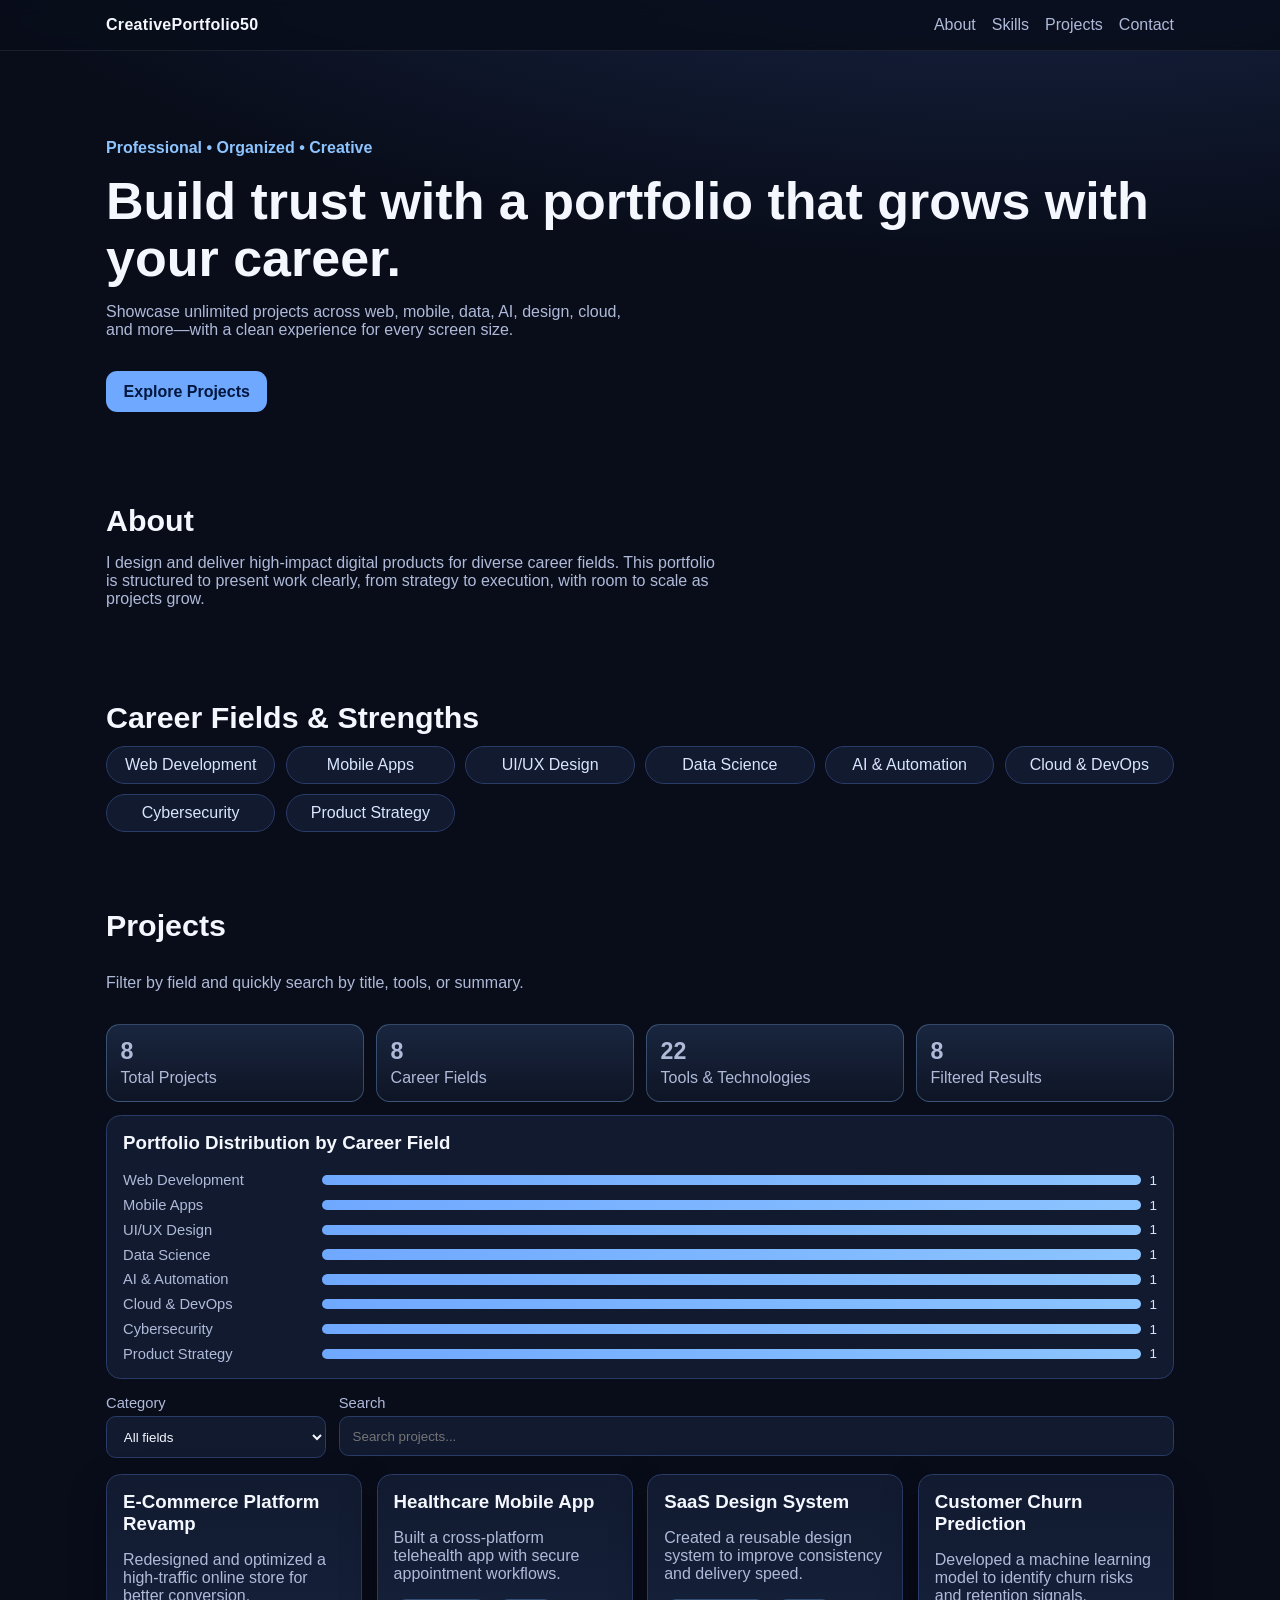
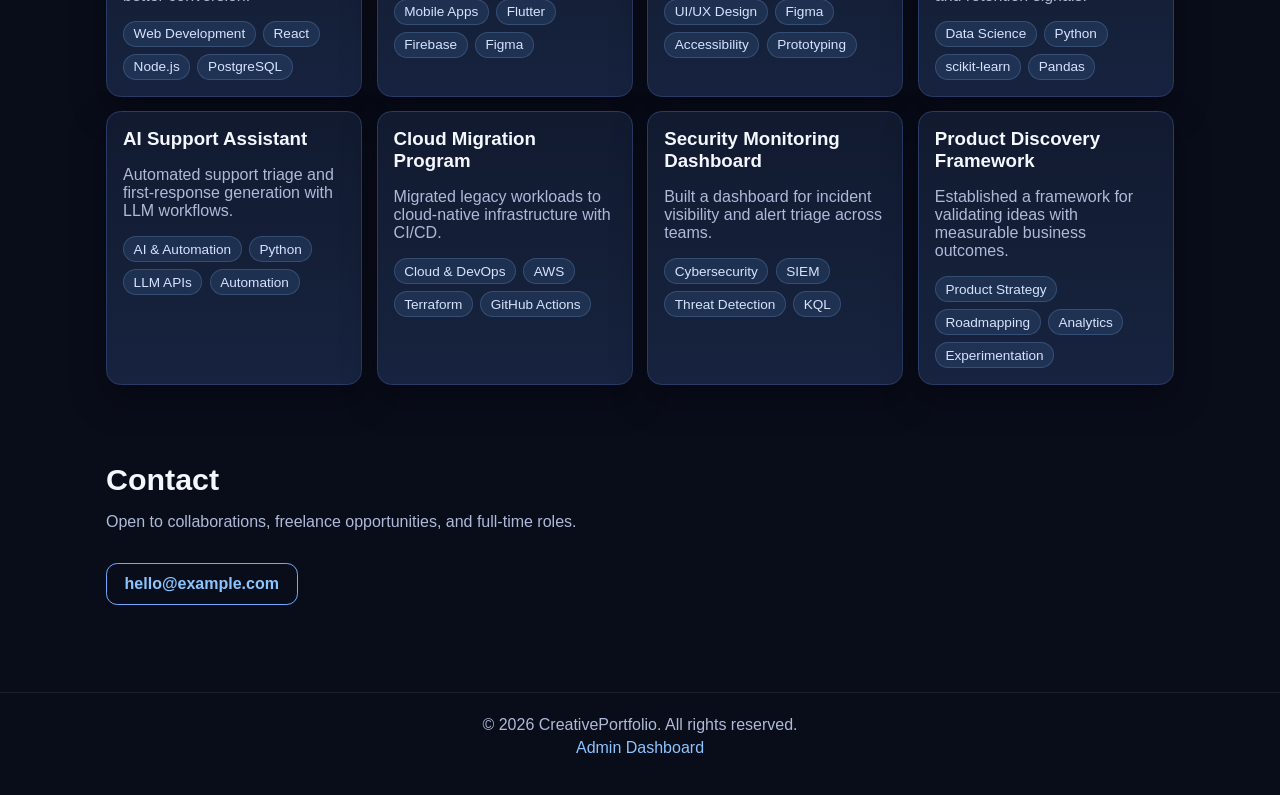
<file: index.html>
<!DOCTYPE html>
<html lang="en">
  <head>
    <meta charset="UTF-8" />
    <meta name="viewport" content="width=device-width, initial-scale=1.0" />
    <title>Creative Professional Portfolio</title>
	<!-- SEO Meta Tags -->
		<meta name="description" content="A responsive and professional creative portfolio website showcasing projects across multiple career fields." />
		<meta name="keywords" content="Frontend Developer, bomaTomaHomaLoma50, Web Development" />
		<meta name="author" content="Mostafa Khamis" />
    <link rel="stylesheet" href="./styles.css" />
  </head>
  <body>
    <header class="site-header">
      <nav class="nav">
        <a class="brand" href="#home">CreativePortfolio50</a>
        <ul class="nav-links">
          <li><a href="#about">About</a></li>
          <li><a href="#skills">Skills</a></li>
          <li><a href="#projects">Projects</a></li>
          <li><a href="#contact">Contact</a></li>
        </ul>
      </nav>
    </header>

    <main id="home">
      <section class="hero">
        <p class="eyebrow">Professional • Organized • Creative</p>
        <h1>Build trust with a portfolio that grows with your career.</h1>
        <p class="hero-text">
          Showcase unlimited projects across web, mobile, data, AI, design,
          cloud, and more—with a clean experience for every screen size.
        </p>
        <a class="button" href="#projects">Explore Projects</a>
      </section>

      <section id="about" class="section">
        <h2>About</h2>
        <p>
          I design and deliver high-impact digital products for diverse career
          fields. This portfolio is structured to present work clearly, from
          strategy to execution, with room to scale as projects grow.
        </p>
      </section>

      <section id="skills" class="section">
        <h2>Career Fields & Strengths</h2>
        <div class="chip-grid">
          <span class="chip">Web Development</span>
          <span class="chip">Mobile Apps</span>
          <span class="chip">UI/UX Design</span>
          <span class="chip">Data Science</span>
          <span class="chip">AI & Automation</span>
          <span class="chip">Cloud & DevOps</span>
          <span class="chip">Cybersecurity</span>
          <span class="chip">Product Strategy</span>
        </div>
      </section>

      <section id="projects" class="section">
        <div class="section-head">
          <h2>Projects</h2>
          <p>Filter by field and quickly search by title, tools, or summary.</p>
        </div>

        <div class="insights-grid" id="insightsGrid" aria-live="polite"></div>
        <div class="category-chart-wrap">
          <h3>Portfolio Distribution by Career Field</h3>
          <div id="categoryChart" class="category-chart"></div>
        </div>

        <div class="controls">
          <label class="control">
            <span>Category</span>
            <select id="categoryFilter" aria-label="Filter projects by category">
              <option value="all">All fields</option>
            </select>
          </label>
          <label class="control">
            <span>Search</span>
            <input
              id="searchInput"
              type="search"
              placeholder="Search projects..."
              aria-label="Search projects"
            />
          </label>
        </div>

        <div id="projectsGrid" class="projects-grid" aria-live="polite"></div>
        <p id="emptyState" class="empty-state" hidden>
          No projects match your filter. Try another category or search term.
        </p>
      </section>

      <section id="contact" class="section contact">
        <h2>Contact</h2>
        <p>
          Open to collaborations, freelance opportunities, and full-time roles.
        </p>
        <a class="button button-secondary" href="mailto:hello@example.com"
          >hello@example.com</a
        >
      </section>
    </main>

    <footer class="site-footer">
      <p>© <span id="year"></span> CreativePortfolio. All rights reserved.</p>
      <p><a class="admin-link" href="./admin.html">Admin Dashboard</a></p>
    </footer>

    <script src="./data.js"></script>
    <script src="./script.js"></script>
  </body>
</html>
</file>
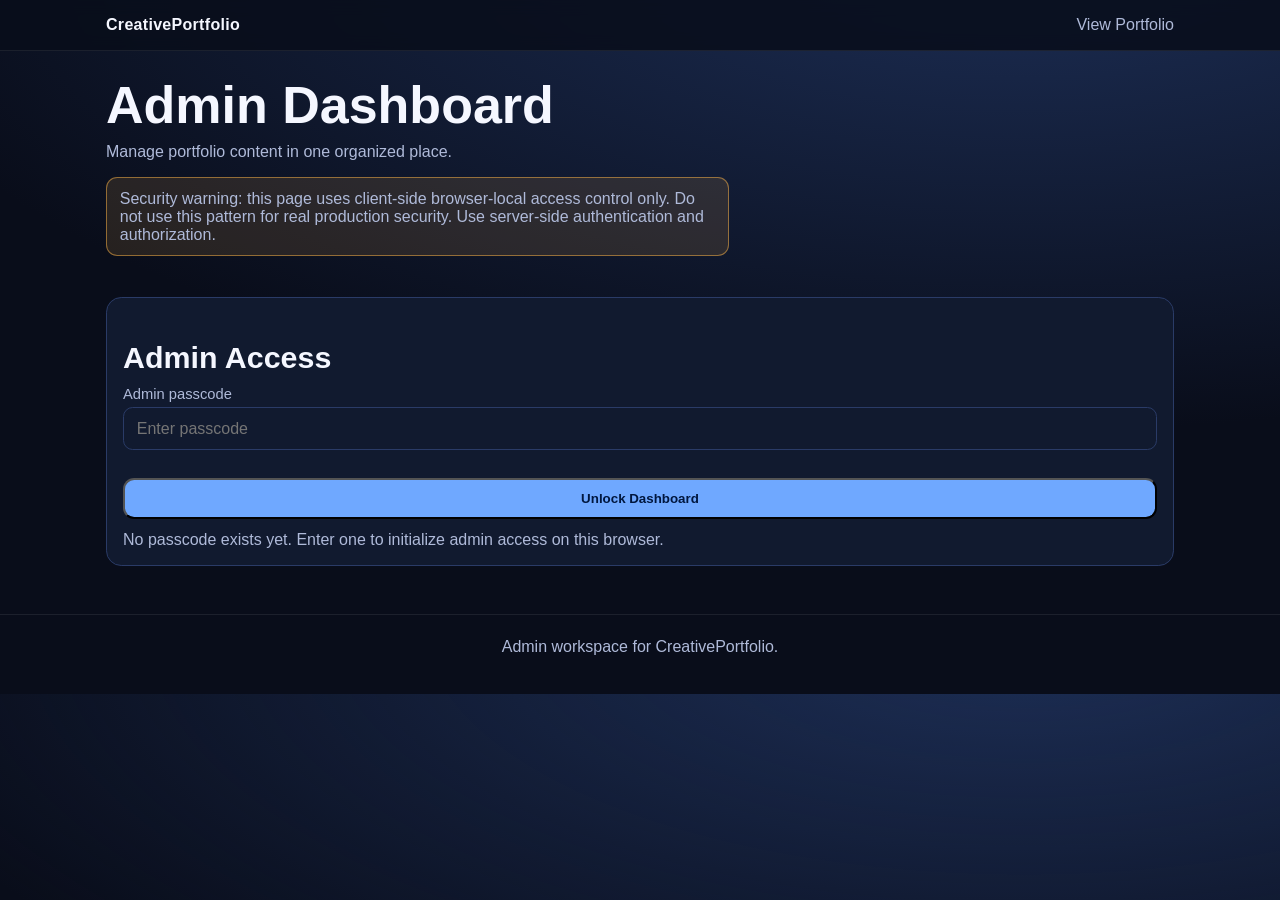
<file: admin.html>
<!DOCTYPE html>
<html lang="en">
  <head>
    <meta charset="UTF-8" />
    <meta name="viewport" content="width=device-width, initial-scale=1.0" />
    <title>Admin Dashboard | Creative Portfolio</title>
    <meta
      name="description"
      content="Admin dashboard to organize and control portfolio projects."
    />
    <link rel="stylesheet" href="./styles.css" />
  </head>
  <body>
    <header class="site-header">
      <nav class="nav">
        <a class="brand" href="./index.html">CreativePortfolio</a>
        <ul class="nav-links">
          <li><a href="./index.html#projects">View Portfolio</a></li>
        </ul>
      </nav>
    </header>

    <main>
      <section class="section">
        <h1 class="admin-title">Admin Dashboard</h1>
        <p class="admin-subtitle">Manage portfolio content in one organized place.</p>
        <p class="warning-banner">
          Security warning: this page uses client-side browser-local access
          control only. Do not use this pattern for real production security.
          Use server-side authentication and authorization.
        </p>
      </section>

      <section class="section admin-lock" id="adminLock">
        <h2>Admin Access</h2>
        <form id="loginForm" class="admin-form">
          <label class="control">
            <span>Admin passcode</span>
            <input
              id="adminPasscode"
              type="password"
              placeholder="Enter passcode"
              required
            />
          </label>
          <button class="button" type="submit">Unlock Dashboard</button>
          <p id="loginInfo" class="info-text" hidden></p>
          <p id="loginError" class="error-text" hidden></p>
        </form>
      </section>

      <section class="section admin-panel" id="adminPanel" hidden>
        <div class="admin-head">
          <h2>Project Manager</h2>
          <button id="logoutButton" class="button button-secondary" type="button">
            Lock
          </button>
        </div>

        <form id="projectForm" class="admin-form">
          <input id="editIndex" type="hidden" value="-1" />
          <label class="control">
            <span>Title</span>
            <input id="projectTitle" type="text" required />
          </label>
          <label class="control">
            <span>Category</span>
            <input id="projectCategory" type="text" required />
          </label>
          <label class="control">
            <span>Summary</span>
            <textarea id="projectSummary" rows="3" required></textarea>
          </label>
          <label class="control">
            <span>Tools (comma separated)</span>
            <input id="projectTools" type="text" placeholder="React, Node.js" />
          </label>
          <div class="admin-actions">
            <button class="button" type="submit">Save Project</button>
            <button id="cancelEdit" class="button button-secondary" type="button">
              Cancel Edit
            </button>
          </div>
        </form>

        <div id="adminProjectsList" class="admin-projects-list"></div>
      </section>
    </main>

    <footer class="site-footer">
      <p>Admin workspace for CreativePortfolio.</p>
    </footer>

    <script src="./data.js"></script>
    <script src="./admin.js"></script>
  </body>
</html>
</file>
<file: styles.css>
:root {
  --bg: #090d1a;
  --surface: #111a2f;
  --surface-2: #17233f;
  --text: #f5f7ff;
  --muted: #afbad9;
  --primary: #6fa8ff;
  --primary-2: #8cc4ff;
  --border: #2a3b67;
  --shadow: 0 14px 35px rgba(0, 0, 0, 0.35);
}

*,
*::before,
*::after {
  box-sizing: border-box;
}

html,
body {
  margin: 0;
  padding: 0;
  font-family: Inter, "Segoe UI", Roboto, -apple-system, BlinkMacSystemFont, sans-serif;
  color: var(--text);
  background: radial-gradient(1200px 500px at 80% -10%, #1d2f57, transparent), var(--bg);
}

img {
  max-width: 100%;
}

a {
  color: inherit;
  text-decoration: none;
}

.site-header {
  position: sticky;
  top: 0;
  z-index: 100;
  background: rgba(9, 13, 26, 0.85);
  backdrop-filter: blur(8px);
  border-bottom: 1px solid rgba(255, 255, 255, 0.08);
}

.nav {
  max-width: 1100px;
  margin: 0 auto;
  padding: 1rem;
  display: flex;
  align-items: center;
  justify-content: space-between;
  gap: 1rem;
}

.brand {
  font-weight: 700;
  letter-spacing: 0.3px;
}

.nav-links {
  list-style: none;
  display: flex;
  gap: 1rem;
  margin: 0;
  padding: 0;
  color: var(--muted);
}

.nav-links a:hover,
.nav-links a:focus-visible {
  color: var(--text);
}

main {
  max-width: 1100px;
  margin: 0 auto;
  padding: 0 1rem 3rem;
}

.hero {
  padding: 4.5rem 0 2.5rem;
}

.eyebrow {
  color: var(--primary-2);
  font-weight: 600;
}

h1 {
  font-size: clamp(2rem, 5vw, 3.25rem);
  line-height: 1.1;
  margin: 0.5rem 0;
}

.hero-text {
  max-width: 60ch;
  color: var(--muted);
}

.button {
  display: inline-block;
  background: var(--primary);
  color: #00173f;
  font-weight: 700;
  padding: 0.7rem 1.1rem;
  border-radius: 0.7rem;
  margin-top: 1rem;
  transition: transform 0.2s ease, opacity 0.2s ease;
}

.button:hover,
.button:focus-visible {
  transform: translateY(-1px);
  opacity: 0.95;
}

.button-secondary {
  background: transparent;
  border: 1px solid var(--primary);
  color: var(--primary-2);
}

.section {
  padding: 1.6rem 0;
}

.section h2 {
  margin-bottom: 0.7rem;
  font-size: clamp(1.3rem, 3vw, 1.9rem);
}

.section p {
  color: var(--muted);
  max-width: 70ch;
}

.chip-grid {
  display: grid;
  grid-template-columns: repeat(auto-fit, minmax(160px, 1fr));
  gap: 0.65rem;
}

.chip {
  border: 1px solid var(--border);
  background: var(--surface);
  border-radius: 999px;
  padding: 0.55rem 0.9rem;
  text-align: center;
  color: #d9e5ff;
}

.section-head {
  display: flex;
  flex-direction: column;
  gap: 0.2rem;
}

.controls {
  margin: 1rem 0;
  display: grid;
  grid-template-columns: 220px minmax(220px, 1fr);
  gap: 0.8rem;
}

.control {
  display: flex;
  flex-direction: column;
  gap: 0.35rem;
}

.control span {
  color: var(--muted);
  font-size: 0.92rem;
}

select,
input[type="search"] {
  width: 100%;
  border: 1px solid var(--border);
  border-radius: 0.6rem;
  padding: 0.7rem 0.8rem;
  background: var(--surface);
  color: var(--text);
}

textarea,
input[type="text"],
input[type="password"] {
  width: 100%;
  border: 1px solid var(--border);
  border-radius: 0.6rem;
  padding: 0.7rem 0.8rem;
  background: var(--surface);
  color: var(--text);
  font: inherit;
}

select:focus-visible,
input[type="search"]:focus-visible,
textarea:focus-visible,
input[type="text"]:focus-visible,
input[type="password"]:focus-visible {
  outline: 2px solid var(--primary);
  outline-offset: 1px;
}

.insights-grid {
  margin: 1rem 0 0.8rem;
  display: grid;
  grid-template-columns: repeat(auto-fit, minmax(180px, 1fr));
  gap: 0.75rem;
}

.insight-card {
  background: linear-gradient(180deg, rgba(111, 168, 255, 0.16), rgba(111, 168, 255, 0.05));
  border: 1px solid rgba(140, 196, 255, 0.3);
  border-radius: 0.85rem;
  padding: 0.85rem;
}

.insight-value {
  margin: 0;
  font-size: 1.45rem;
  font-weight: 700;
}

.insight-label {
  margin: 0.25rem 0 0;
  color: var(--muted);
}

.category-chart-wrap {
  border: 1px solid var(--border);
  border-radius: 0.9rem;
  padding: 1rem;
  margin: 0.8rem 0 1rem;
  background: var(--surface);
}

.category-chart-wrap h3 {
  margin-top: 0;
}

.category-chart {
  display: grid;
  gap: 0.55rem;
}

.chart-row {
  display: grid;
  grid-template-columns: minmax(120px, 190px) 1fr auto;
  align-items: center;
  gap: 0.55rem;
}

.chart-label {
  color: var(--muted);
  font-size: 0.92rem;
}

.chart-bar-wrap {
  background: rgba(140, 196, 255, 0.12);
  border-radius: 999px;
  overflow: hidden;
  min-height: 0.65rem;
}

.chart-bar {
  height: 0.65rem;
  background: linear-gradient(90deg, var(--primary), var(--primary-2));
}

.chart-count {
  font-size: 0.84rem;
  color: #d9e5ff;
}

.projects-grid {
  display: grid;
  grid-template-columns: repeat(auto-fit, minmax(250px, 1fr));
  gap: 0.9rem;
}

.project-card {
  background: linear-gradient(180deg, var(--surface), var(--surface-2));
  border: 1px solid var(--border);
  border-radius: 0.9rem;
  padding: 1rem;
  box-shadow: var(--shadow);
}

.project-card h3 {
  margin-top: 0;
  margin-bottom: 0.55rem;
}

.project-meta {
  display: flex;
  flex-wrap: wrap;
  gap: 0.45rem;
  margin: 0.7rem 0 0;
  padding: 0;
  list-style: none;
}

.project-meta li {
  font-size: 0.85rem;
  color: #d5e3ff;
  background: rgba(111, 168, 255, 0.12);
  border: 1px solid rgba(140, 196, 255, 0.2);
  border-radius: 999px;
  padding: 0.28rem 0.6rem;
}

.empty-state {
  color: var(--muted);
}

.contact {
  padding-bottom: 2.4rem;
}

.site-footer {
  border-top: 1px solid rgba(255, 255, 255, 0.08);
  padding: 1.1rem 1rem 2rem;
  text-align: center;
  color: var(--muted);
}

.site-footer p {
  margin: 0.35rem 0;
}

.admin-link {
  color: var(--primary-2);
}

.admin-title {
  margin: 0;
}

.admin-subtitle {
  margin-top: 0.6rem;
}

.warning-banner {
  margin-top: 0.8rem;
  border: 1px solid rgba(255, 181, 72, 0.5);
  background: rgba(255, 181, 72, 0.12);
  color: #ffe7bf;
  border-radius: 0.7rem;
  padding: 0.7rem 0.8rem;
}

.admin-lock,
.admin-panel {
  border: 1px solid var(--border);
  border-radius: 0.95rem;
  padding: 1rem;
  background: var(--surface);
}

.admin-head {
  display: flex;
  align-items: center;
  justify-content: space-between;
  gap: 1rem;
  flex-wrap: wrap;
}

.admin-form {
  display: grid;
  gap: 0.75rem;
}

.admin-actions {
  display: flex;
  gap: 0.6rem;
  flex-wrap: wrap;
}

.admin-projects-list {
  margin-top: 1rem;
  display: grid;
  gap: 0.75rem;
}

.admin-project-card {
  border: 1px solid var(--border);
  border-radius: 0.8rem;
  padding: 0.8rem;
  background: var(--surface-2);
}

.admin-project-card h3 {
  margin-top: 0;
}

.admin-meta {
  color: var(--muted);
  font-size: 0.9rem;
}

.admin-card-actions {
  display: flex;
  gap: 0.55rem;
  flex-wrap: wrap;
}

.error-text {
  color: #ff9ea7;
  margin: 0;
}

.info-text {
  color: var(--muted);
  margin: 0;
}

@media (max-width: 740px) {
  .nav {
    flex-direction: column;
    align-items: flex-start;
  }

  .nav-links {
    flex-wrap: wrap;
  }

  .controls {
    grid-template-columns: 1fr;
  }

  .chart-row {
    grid-template-columns: 1fr;
  }
}
</file>
